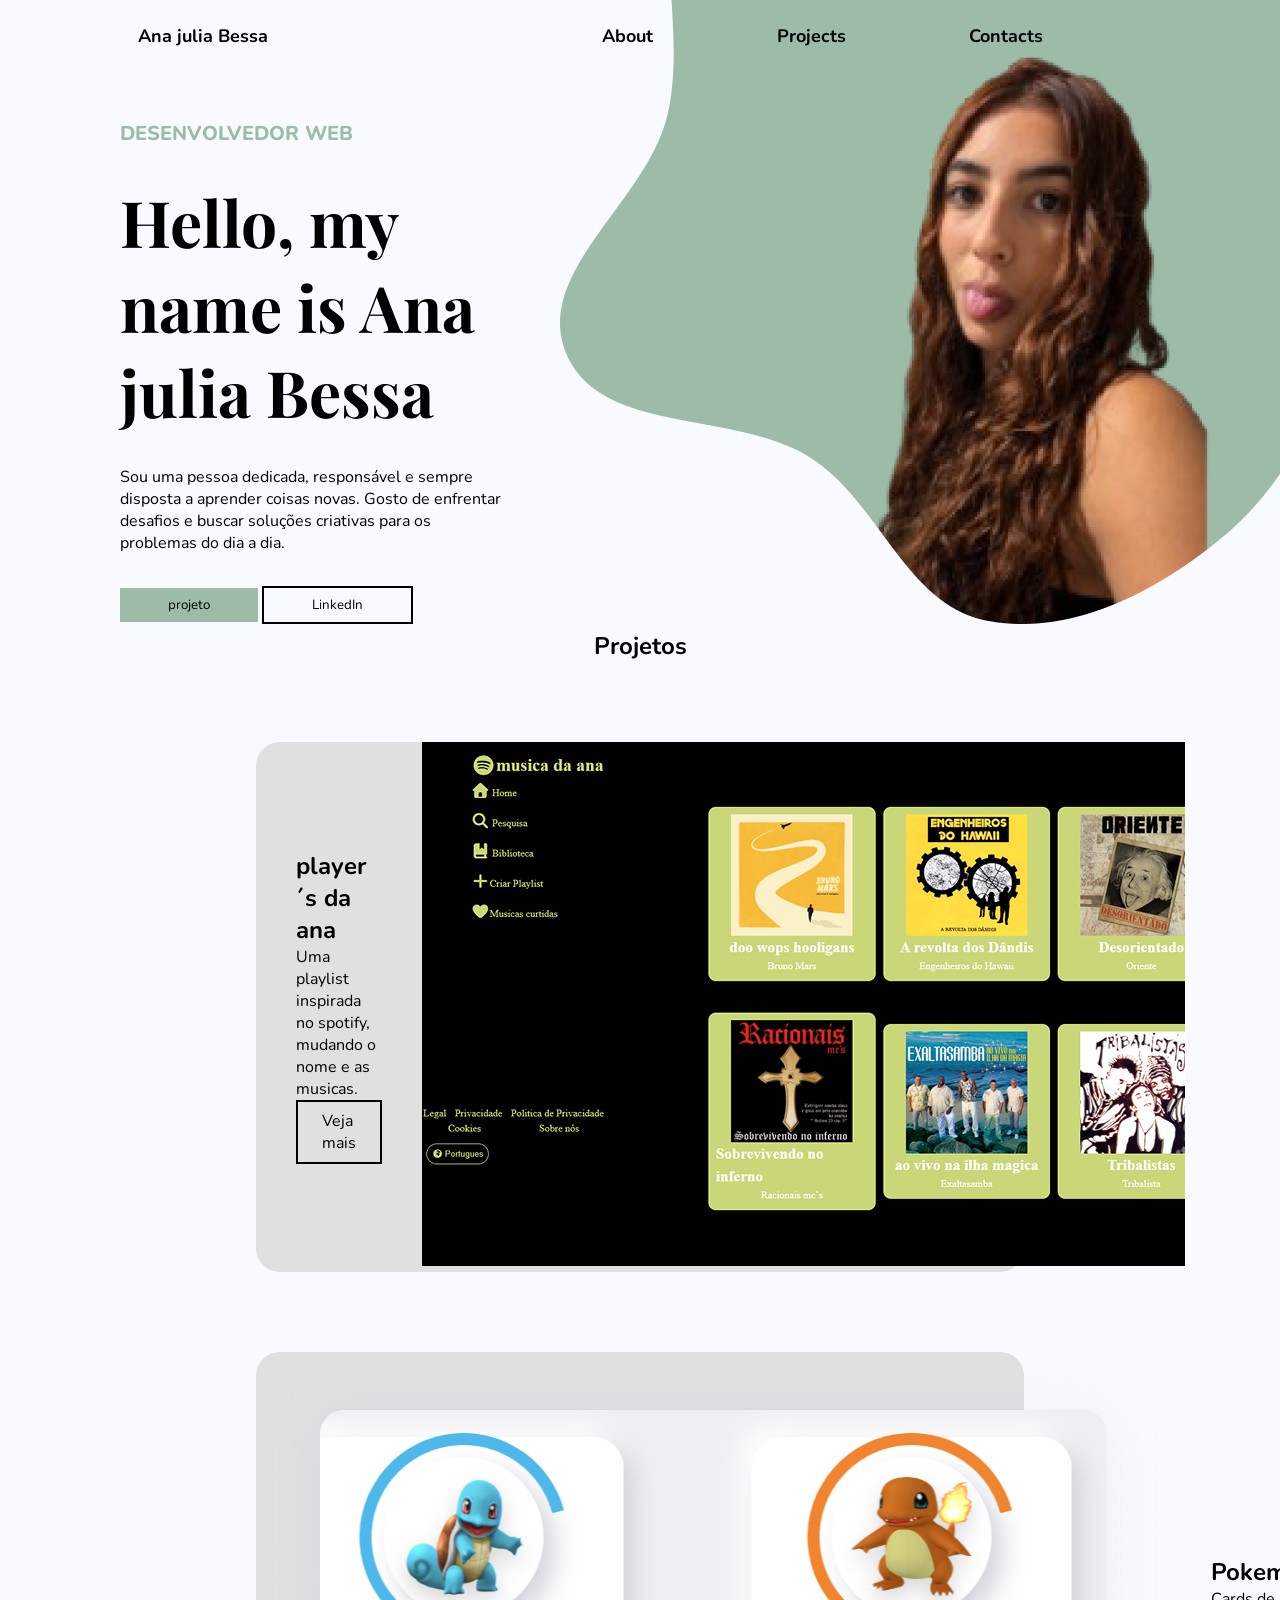
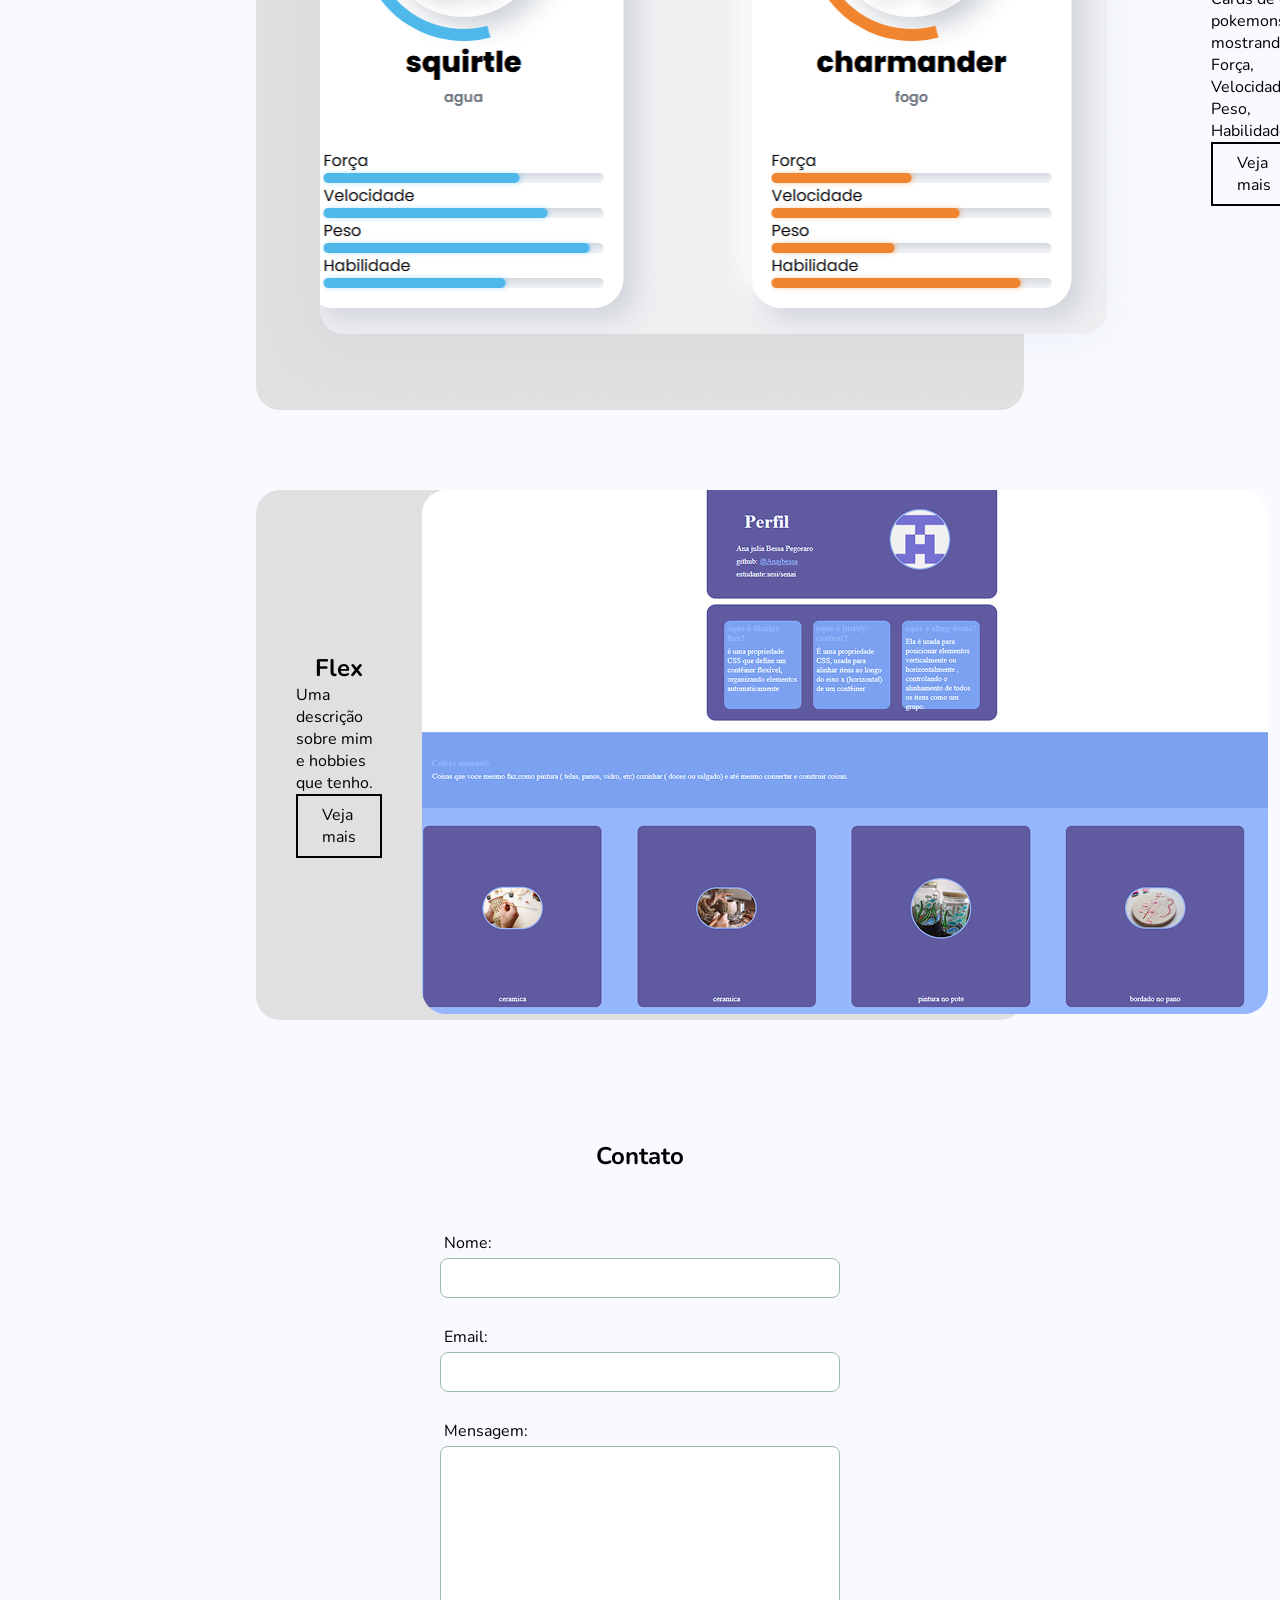
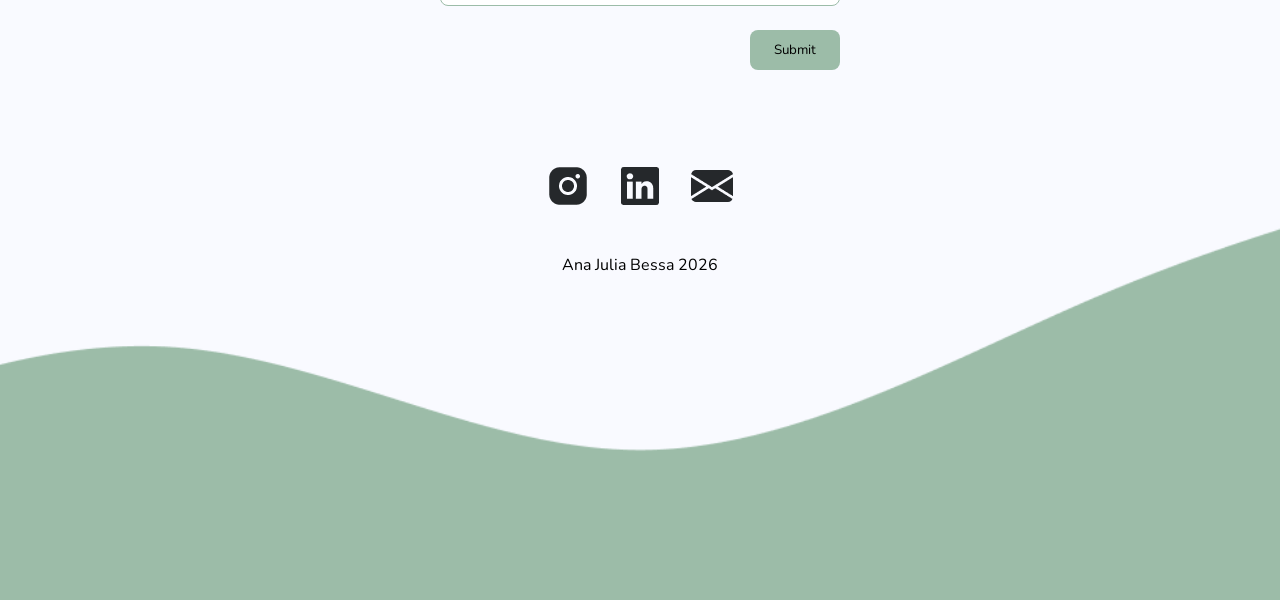
<file: index.html>
<!DOCTYPE html>
<html lang="pt-br">
<head>
    <meta charset="UTF-8">
    <meta name="viewport" content="width=device-width, initial-scale=1.0">
    <title>portifolio-AnaBessa</title>
    <link rel="stylesheet" href="style.css">
    <link rel="preconnect" href="https://fonts.googleapis.com">
<link rel="preconnect" href="https://fonts.gstatic.com" crossorigin>
<link href="https://fonts.googleapis.com/css2?family=Playfair+Display:ital,wght@0,400..900;1,400..900&display=swap" rel="stylesheet">

<link rel="preconnect" href="https://fonts.googleapis.com">
<link rel="preconnect" href="https://fonts.gstatic.com" crossorigin>
<link href="https://fonts.googleapis.com/css2?family=Nunito:ital,wght@0,200..1000;1,200..1000&display=swap" rel="stylesheet">
</head>
<body>
      <header>
        <p>Ana julia Bessa</p>
        <nav>
            <ul>
                <li><a href="pag3.html">About</a></li>
                <li><a href="#projetos">Projects</a></li>
                <li><a href="#contatos">Contacts</a></li>
            </ul>
        </nav>
    </header>
    <section>
    <div class="info">
        <p class="cargo"> Desenvolvedor Web </p>
        <h1>Hello, my name is Ana julia Bessa</h1>
        <p>
                Sou uma pessoa dedicada, responsável e sempre disposta a aprender coisas novas. Gosto de enfrentar desafios e buscar soluções criativas para os problemas do dia a dia.
        </p>
        <div>
            <button class="btn-project"><a href="#projeto">projeto</a></button>
            <button class="btn-ghost"><a href="https://br.linkedin.com/">LinkedIn</a></button>
        </div>
    </div>
        
        <div class="header">
            <img src="img/image.png" alt="Ana Julia Bessa">
        </div>
    </section>
    <main id="projetos">
        <h2>Projetos</h2>
        <article>
            <div class="info-projeto">
            <h2>player´s da ana</h2>
            <p>Uma playlist inspirada no spotify, mudando o nome e as musicas.</p>
            <a class="btn-ghost" href="https://anajbessa.github.io/players-da-anabessa/">Veja mais</a>
            </div>
            <div><img src="img/Frame 3355.png" alt="spotify"></div>
        </article>
        <article>
            <div><img class="domeio" src="img/project2.png" alt="Pokemon"></div>
            <div class="info-projeto">
                <h2>Pokemon</h2>
                <p>Cards de 4 pokemons, mostrando Força, Velocidade, Peso, Habilidade.</p>
                <a class="btn-ghost" href="https://anajbessa.github.io/pokemon/">Veja mais</a>
            </div>
            
        </article>
        <article>
            <div class="info-projeto">
                <h2>Flex</h2>
                <p>Uma descrição sobre mim e hobbies que tenho.</p>
                <a class="btn-ghost" href="https://anajbessa.github.io/flex/"> Veja mais</a></div>
                <div><img src="img/Captura de tela 2026-06-09 165903 1.png" alt="flex">
                </div>
        </article>
    </main>
    <section id="contatos">
        <h2>Contato</h2>
        <form action="">
            <fieldset>
                <label for="nome">Nome:</label>
                <input type="text" id="nome" name="nome">

                 <label for="email">Email:</label>
                <input type="email" id="email" name="email">

                 <label for="mensagem">Mensagem:</label>
                <input type="text" id="mensagem" name="mensagem">
                <input class="btn-project btn" type="submit">
            </fieldset>
        </form>
        <footer>
          <div>
            <img src="img/ph_instagram-logo-fill.png" alt="insta">
            <img src="img/bi_linkedin.png" alt="LinkedIn">
            <img src="img/bi_envelope-fill.png" alt="email">
          </div>
          <p>Ana Julia Bessa 2026</p>

        </footer>
    </section>
</body>
</html>
</file>
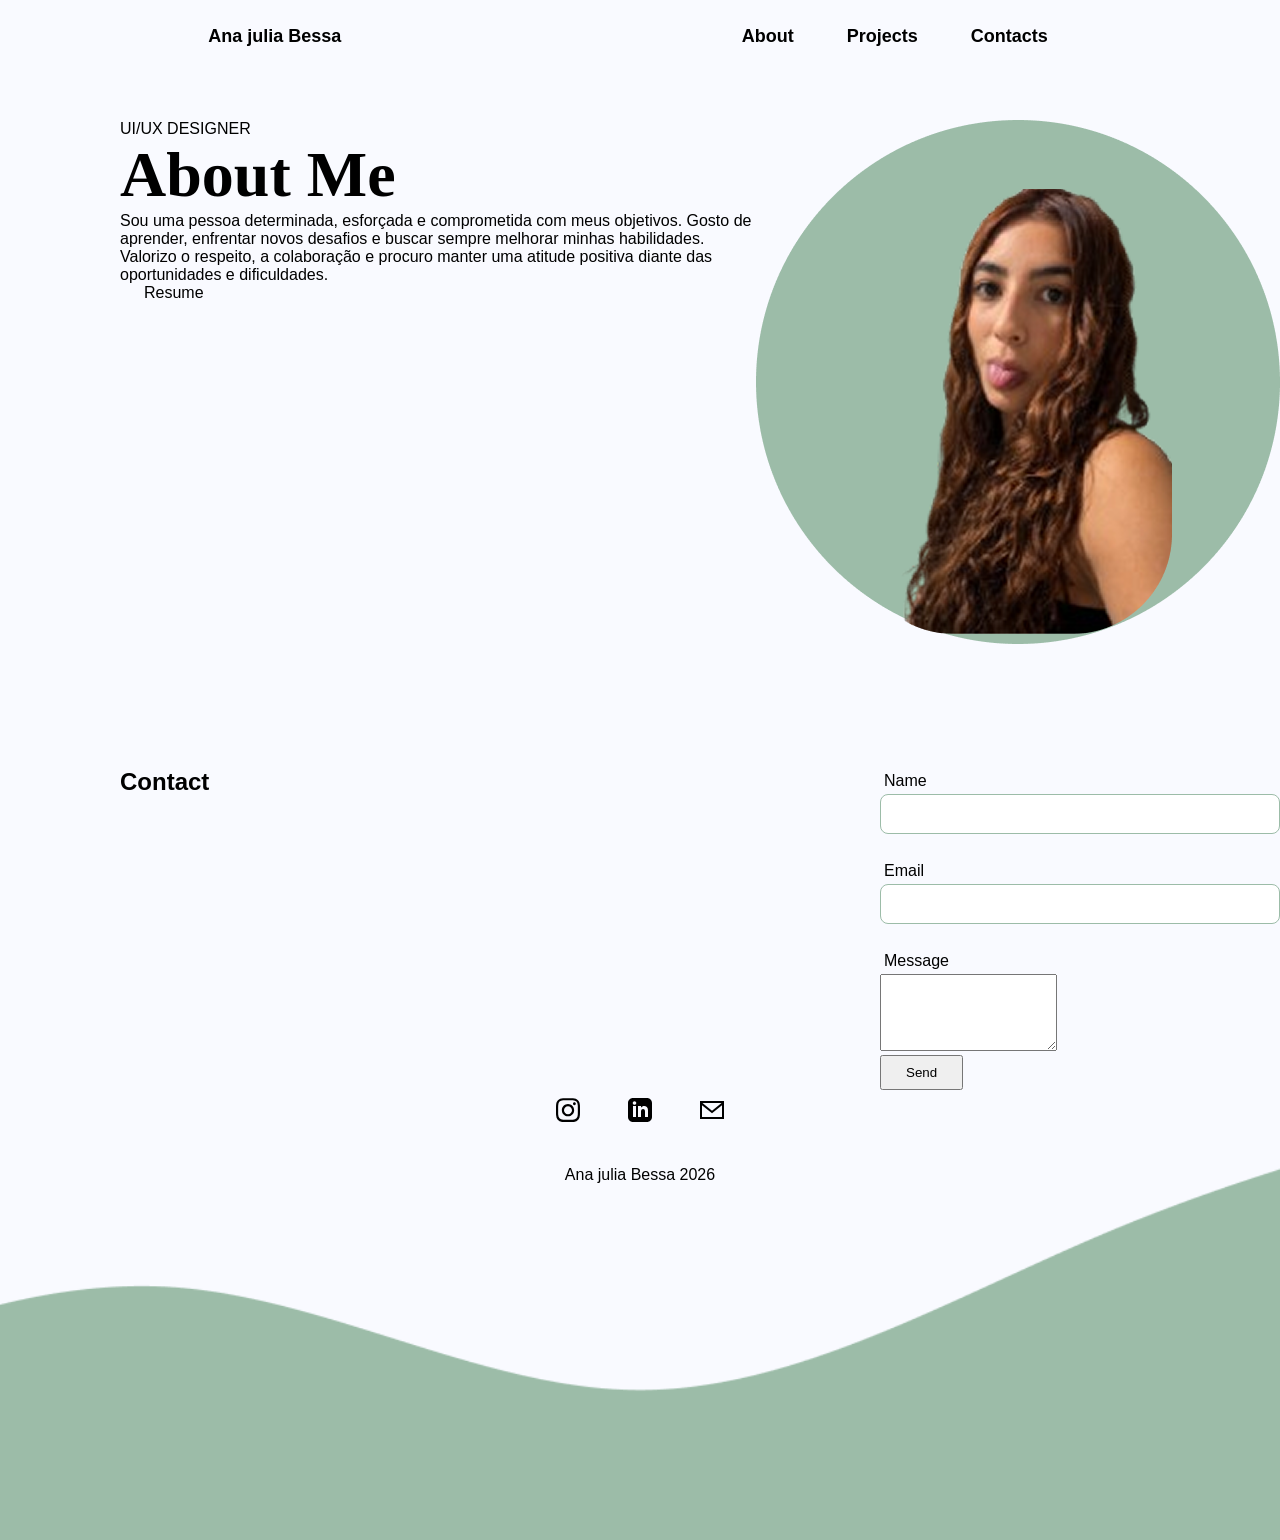
<file: pag2.html>
<!DOCTYPE html>
<html lang="pt-br">
<head>
    <meta charset="UTF-8">
    <meta name="viewport" content="width=device-width, initial-scale=1.0">
    <title>Document</title>
    <link rel="stylesheet" href="style.css">
</head>
<body>
      <header class="navbar">
        <div class="logo">Ana julia Bessa</div>
        <nav>
            <a href="#about">About</a>
            <a href="#projects">Projects</a>
            <a href="#contacts">Contacts</a>
        </nav>
    </header>

    <section class="hero" id="about">
        <div class="hero-content">
            <span class="subtitle">UI/UX DESIGNER</span>
            <h1>About Me</h1>
            <p>
                Sou uma pessoa determinada, esforçada e comprometida com meus objetivos. Gosto de aprender, enfrentar novos desafios e buscar sempre melhorar minhas habilidades. Valorizo o respeito, a colaboração e procuro manter uma atitude positiva diante das oportunidades e dificuldades.
            </p>
            <div class="hero-buttons">
                <a href="#projects" class="btn btn-primary">Resume</a>
            </div>
        </div>
        
        <div class="hero-image-container blob-shape">
            <img src="img/bg-2.png" alt="Ana Julia Bessa">
        </div>
    </section>
    <section class="contact-section" id="contacts">
        <h2 class="section-title">Contact</h2>
        <form class="contact-form">
            <div class="form-group">
                <label for="name">Name</label>
                <input type="text" id="name" required>
            </div>
            <div class="form-group">
                <label for="email">Email</label>
                <input type="email" id="email" required>
            </div>
            <div class="form-group">
                <label for="message">Message</label>
                <textarea id="message" rows="5" required></textarea>
            </div>
            <button type="submit" class="btn btn-primary">Send</button>
        </form>
    </section>

    <footer class="footer wave-footer">
    <div class="social-icons">
            <a href="#" aria-label="Instagram"><svg width="24" height="24" viewBox="0 0 24 24" fill="currentColor"><path d="M12 2.163c3.204 0 3.584.012 4.85.07 3.252.148 4.771 1.691 4.919 4.919.058 1.265.069 1.645.069 4.849 0 3.205-.012 3.584-.069 4.849-.149 3.225-1.664 4.771-4.919 4.919-1.266.058-1.644.07-4.85.07-3.204 0-3.584-.012-4.849-.07-3.26-.149-4.771-1.699-4.919-4.92-.058-1.265-.07-1.644-.07-4.849 0-3.204.013-3.583.07-4.849.149-3.227 1.664-4.771 4.919-4.919 1.266-.057 1.645-.069 4.849-.069zm0-2c-3.259 0-3.667.014-4.947.072-4.358.2-6.78 2.618-6.98 6.98-.059 1.281-.073 1.689-.073 4.948 0 3.259.014 3.668.072 4.948.2 4.358 2.618 6.78 6.98 6.98 1.281.058 1.689.072 4.948.072 3.259 0 3.668-.014 4.948-.072 4.354-.2 6.782-2.618 6.979-6.98.059-1.28.073-1.689.073-4.948 0-3.259-.014-3.667-.072-4.947-.196-4.354-2.617-6.78-6.979-6.98-1.281-.059-1.69-.073-4.949-.073zm0 5.838c-3.403 0-6.162 2.759-6.162 6.162s2.759 6.163 6.162 6.163 6.162-2.759 6.162-6.163c0-3.403-2.759-6.162-6.162-6.162zm0 10.162c-2.209 0-4-1.79-4-4 0-2.209 1.791-4 4-4s4 1.791 4 4c0 2.21-1.791 4-4 4zm6.406-11.845c-.796 0-1.441.645-1.441 1.44s.645 1.44 1.441 1.44c.795 0 1.439-.645 1.439-1.44s-.644-1.44-1.439-1.44z"/></svg></a>
            <a href="#" aria-label="LinkedIn"><svg width="24" height="24" viewBox="0 0 24 24" fill="currentColor"><path d="M19 0h-14c-2.761 0-5 2.239-5 5v14c0 2.761 2.239 5 5 5h14c2.762 0 5-2.239 5-5v-14c0-2.761-2.238-5-5-5zm-11 19h-3v-11h3v11zm-1.5-12.268c-.966 0-1.75-.79-1.75-1.764s.784-1.764 1.75-1.764 1.75.79 1.75 1.764-.783 1.764-1.75 1.764zm13.5 12.268h-3v-5.604c0-3.368-4-3.113-4 0v5.604h-3v-11h3v1.765c1.396-2.586 7-2.777 7 2.476v6.759z"/></svg></a>
            <a href="#" aria-label="Email"><svg width="24" height="24" viewBox="0 0 24 24" fill="currentColor"><path d="M0 3v18h24v-18h-24zm21.518 2l-9.518 7.713-9.518-7.713h19.036zm-19.518 14v-11.817l10 8.104 10-8.104v11.817h-20z"/></svg></a>
        </div>
        <div>
            <p class="copyright">Ana julia Bessa 2026</p>
        </div>
    </footer>
</body>
</html>
</file>
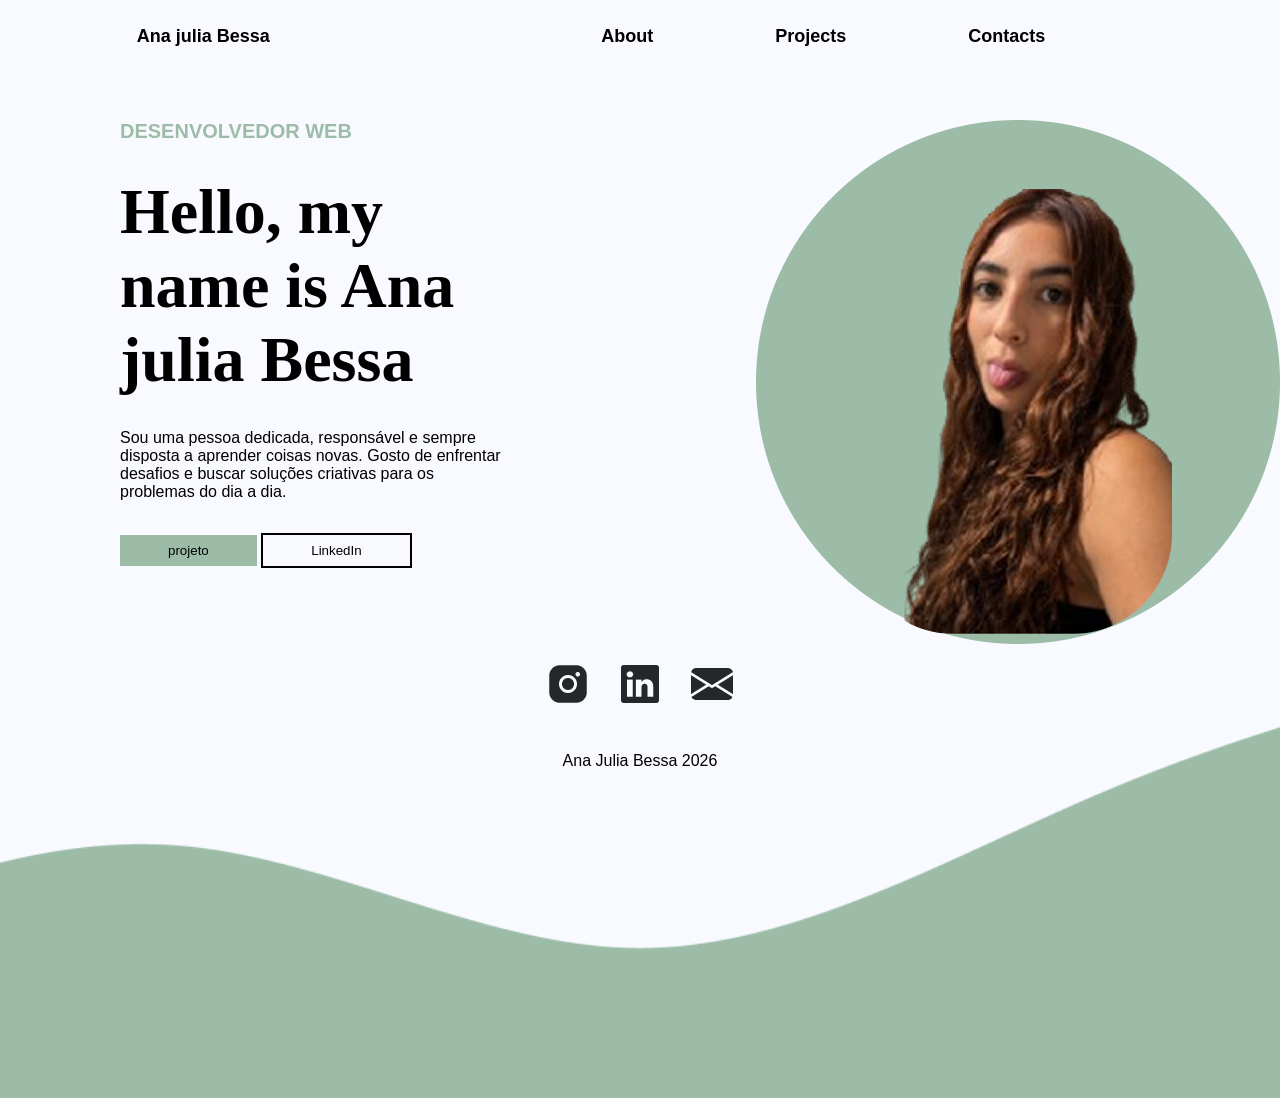
<file: pag3.html>
<!DOCTYPE html>
<html lang="pt-br">
<head>
    <meta charset="UTF-8">
    <meta name="viewport" content="width=device-width, initial-scale=1.0">
    <title>portifolio-AnaBessa</title>
    <link rel="stylesheet" href="style.css">
</head>
<body>
      <header class="navbar">
        <div class="logo">Ana julia Bessa</div>
        <nav>
            <ul>
                <li><a href="#about">About</a></li>
                <li><a href="#projects">Projects</a></li>
                <li><a href="#contacts">Contacts</a></li>
            </ul>
        </nav>
    </header>
    <section>
    <div class="info">
        <p class="cargo"> desenvolvedor Web </p>
        <h1>Hello, my name is Ana julia Bessa</h1>
        <p>
                Sou uma pessoa dedicada, responsável e sempre disposta a aprender coisas novas. Gosto de enfrentar desafios e buscar soluções criativas para os problemas do dia a dia.
        </p>
        <div>
            <button class="btn-project"><a href="#projeto">projeto</a></button>
            <button class="btn-ghost"><a href="https://www.google.com/aclk?sa=L&ai=DChsSEwituZHmz4uVAxWgQUgAHUGOHKYYACICCAEQABoCY2U&ae=2&co=1&ase=2&gclid=CjwKCAjw6MPRBhBTEiwAd-7Mr8Jc99zO7cjsA5AJtom4U0rdDkzEpvb-0icSF80bZLD2SwARzmZI4hoCLssQAvD_BwE&cid=CAASWeRo3w7QuG4oYFFaWKTV6zuEqhgmDRBzJZMCkq1yswvmZz4CPBlo3_EgjPYJEcX-bCWkbiE6R674hHFeYPRwWyVgiDNhbzvObAEX1Mu1NdRr6CcSg3Tj91yZ&cce=2&category=acrcp_v1_71&sig=AOD64_1_o8Uq-jzZB8dyioWVs-AZO-K42g&q&nis=4&adurl&ved=2ahUKEwjh4ovmz4uVAxXyvZUCHQidLVkQ0Qx6BAgNEAE">LinkedIn</a></button>
        </div>
    </div>
        
        <div>
            <img src="img/bg-2.png" alt="Ana Julia Bessa">
        </div>
    </section>
    <footer>
          <div>
            <img src="img/ph_instagram-logo-fill.png" alt="insta">
            <img src="img/bi_linkedin.png" alt="LinkedIn">
            <img src="img/bi_envelope-fill.png" alt="email">
          </div>
          <p>Ana Julia Bessa 2026</p>

        </footer>
</body>
</html>
</file>
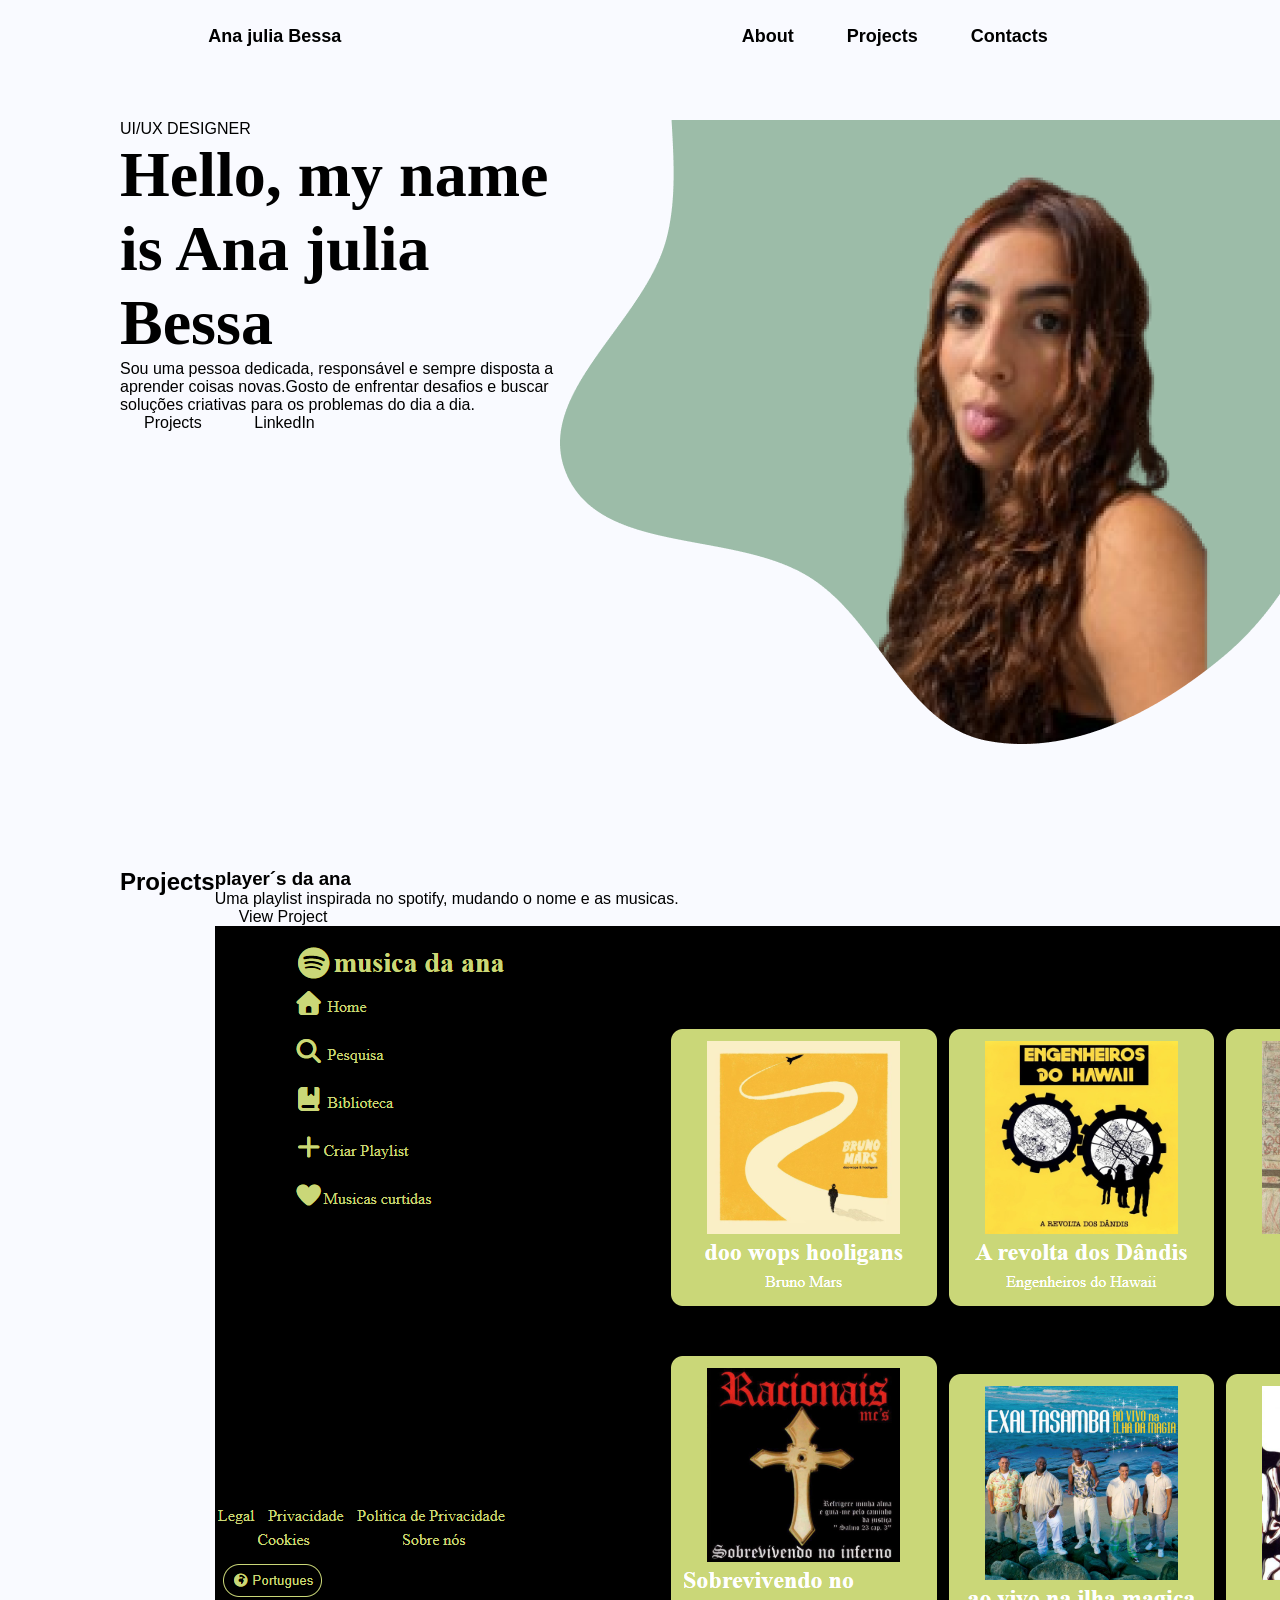
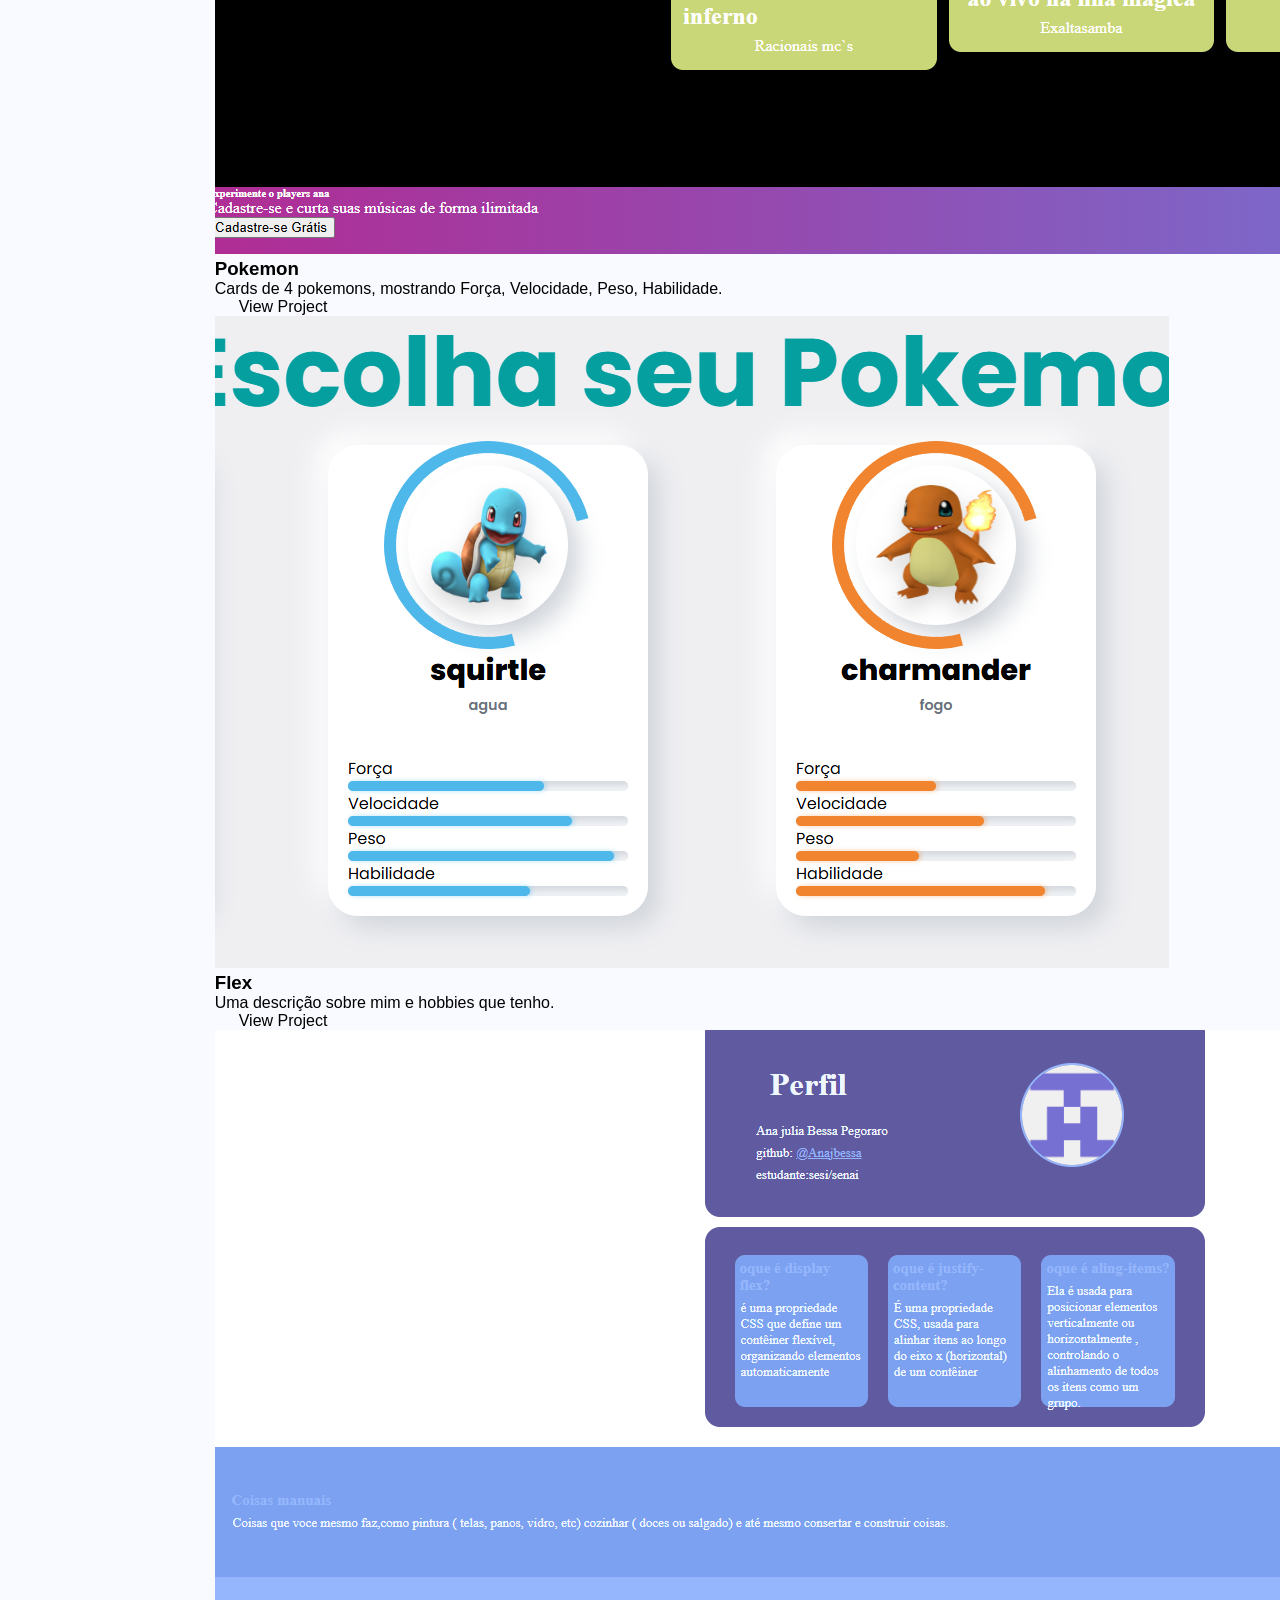
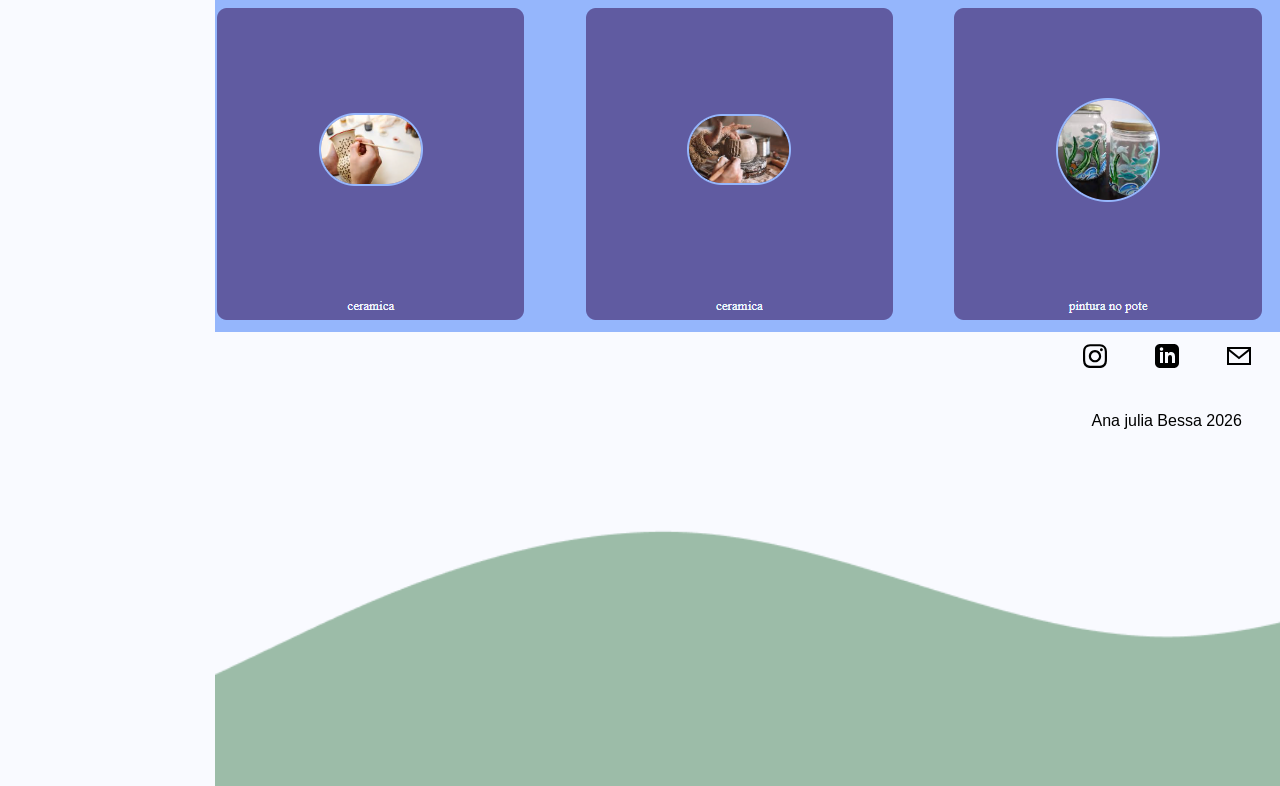
<file: pag4.html>
<!DOCTYPE html>
<html lang="pt-br">
<head>
    <meta charset="UTF-8">
    <meta name="viewport" content="width=device-width, initial-scale=1.0">
    <title>Document</title>
    <link rel="stylesheet" href="style.css">
</head>
<body>
      <header class="navbar">
        <div class="logo">Ana julia Bessa</div>
        <nav>
            <a href="#about">About</a>
            <a href="#projects">Projects</a>
            <a href="#contacts">Contacts</a>
        </nav>
    </header>

    <section class="hero" id="about">
        <div class="hero-content">
            <span class="subtitle">UI/UX DESIGNER</span>
            <h1>Hello, my name is Ana julia Bessa</h1>
            <p>
             Sou uma pessoa dedicada, responsável e sempre disposta a aprender coisas novas.Gosto de enfrentar desafios e 
                buscar soluções criativas para os problemas do dia a dia.
            </p>
            <div class="hero-buttons">
                <a href="#projects" class="btn btn-primary">Projects</a>
                <a href="#" class="btn btn-secondary">LinkedIn</a>
            </div>
        </div>
        
        <div class="hero-image-container blob-shape">
            <img src="img/image.png" alt="Ana Julia Bessa">
        </div>
    </section>

    <section class="projects-section" id="projects">
        <h2 class="section-title">Projects</h2>

        <div class="projects-container">
            
            <div class="project-card">
                <div class="project-info">
                    <h3>player´s da ana </h3>
                    <p>Uma playlist inspirada no spotify, mudando o nome e as musicas.</p>
                    <a href="#" class="btn-outline">View Project</a>
                </div>
                <div class="project-media">
                    <img src="img/Captura de tela 2026-06-09 164704.png" alt="spotify">
                </div>
            </div>

            <div class="project-card reverse">
                <div class="project-info">
                    <h3>Pokemon</h3>
                    <p>Cards de 4 pokemons, mostrando Força, Velocidade, Peso, Habilidade.</p>
                    <a href="#" class="btn-outline">View Project</a>
                </div>
                <div class="project-media">
                    <img src="img/Captura de tela 2026-06-09 162736.png" alt="Pokemon">
                </div>
            </div>

            <div class="project-card">
                <div class="project-info">
                    <h3>Flex</h3>
                    <p>Uma descrição sobre mim e hobbies que tenho.</p>
                    <a href="#" class="btn-outline">View Project</a>
                </div>
                <div class="project-media">
                    <img src="img/Captura de tela 2026-06-09 165903.png" alt="flex">
                </div>
            </div>
            <footer class="footer wave-footer">
    
            <div class="social-icons">
            <a href="#" aria-label="Instagram"><svg width="24" height="24" viewBox="0 0 24 24" fill="currentColor"><path d="M12 2.163c3.204 0 3.584.012 4.85.07 3.252.148 4.771 1.691 4.919 4.919.058 1.265.069 1.645.069 4.849 0 3.205-.012 3.584-.069 4.849-.149 3.225-1.664 4.771-4.919 4.919-1.266.058-1.644.07-4.85.07-3.204 0-3.584-.012-4.849-.07-3.26-.149-4.771-1.699-4.919-4.92-.058-1.265-.07-1.644-.07-4.849 0-3.204.013-3.583.07-4.849.149-3.227 1.664-4.771 4.919-4.919 1.266-.057 1.645-.069 4.849-.069zm0-2c-3.259 0-3.667.014-4.947.072-4.358.2-6.78 2.618-6.98 6.98-.059 1.281-.073 1.689-.073 4.948 0 3.259.014 3.668.072 4.948.2 4.358 2.618 6.78 6.98 6.98 1.281.058 1.689.072 4.948.072 3.259 0 3.668-.014 4.948-.072 4.354-.2 6.782-2.618 6.979-6.98.059-1.28.073-1.689.073-4.948 0-3.259-.014-3.667-.072-4.947-.196-4.354-2.617-6.78-6.979-6.98-1.281-.059-1.69-.073-4.949-.073zm0 5.838c-3.403 0-6.162 2.759-6.162 6.162s2.759 6.163 6.162 6.163 6.162-2.759 6.162-6.163c0-3.403-2.759-6.162-6.162-6.162zm0 10.162c-2.209 0-4-1.79-4-4 0-2.209 1.791-4 4-4s4 1.791 4 4c0 2.21-1.791 4-4 4zm6.406-11.845c-.796 0-1.441.645-1.441 1.44s.645 1.44 1.441 1.44c.795 0 1.439-.645 1.439-1.44s-.644-1.44-1.439-1.44z"/></svg></a>
            <a href="#" aria-label="LinkedIn"><svg width="24" height="24" viewBox="0 0 24 24" fill="currentColor"><path d="M19 0h-14c-2.761 0-5 2.239-5 5v14c0 2.761 2.239 5 5 5h14c2.762 0 5-2.239 5-5v-14c0-2.761-2.238-5-5-5zm-11 19h-3v-11h3v11zm-1.5-12.268c-.966 0-1.75-.79-1.75-1.764s.784-1.764 1.75-1.764 1.75.79 1.75 1.764-.783 1.764-1.75 1.764zm13.5 12.268h-3v-5.604c0-3.368-4-3.113-4 0v5.604h-3v-11h3v1.765c1.396-2.586 7-2.777 7 2.476v6.759z"/></svg></a>
            <a href="#" aria-label="Email"><svg width="24" height="24" viewBox="0 0 24 24" fill="currentColor"><path d="M0 3v18h24v-18h-24zm21.518 2l-9.518 7.713-9.518-7.713h19.036zm-19.518 14v-11.817l10 8.104 10-8.104v11.817h-20z"/></svg></a>
        </div>
            <p class="copyright">Ana julia Bessa 2026</p>
        </div>
    </footer>

        </div>
    </section>
</body>
</html>
</file>
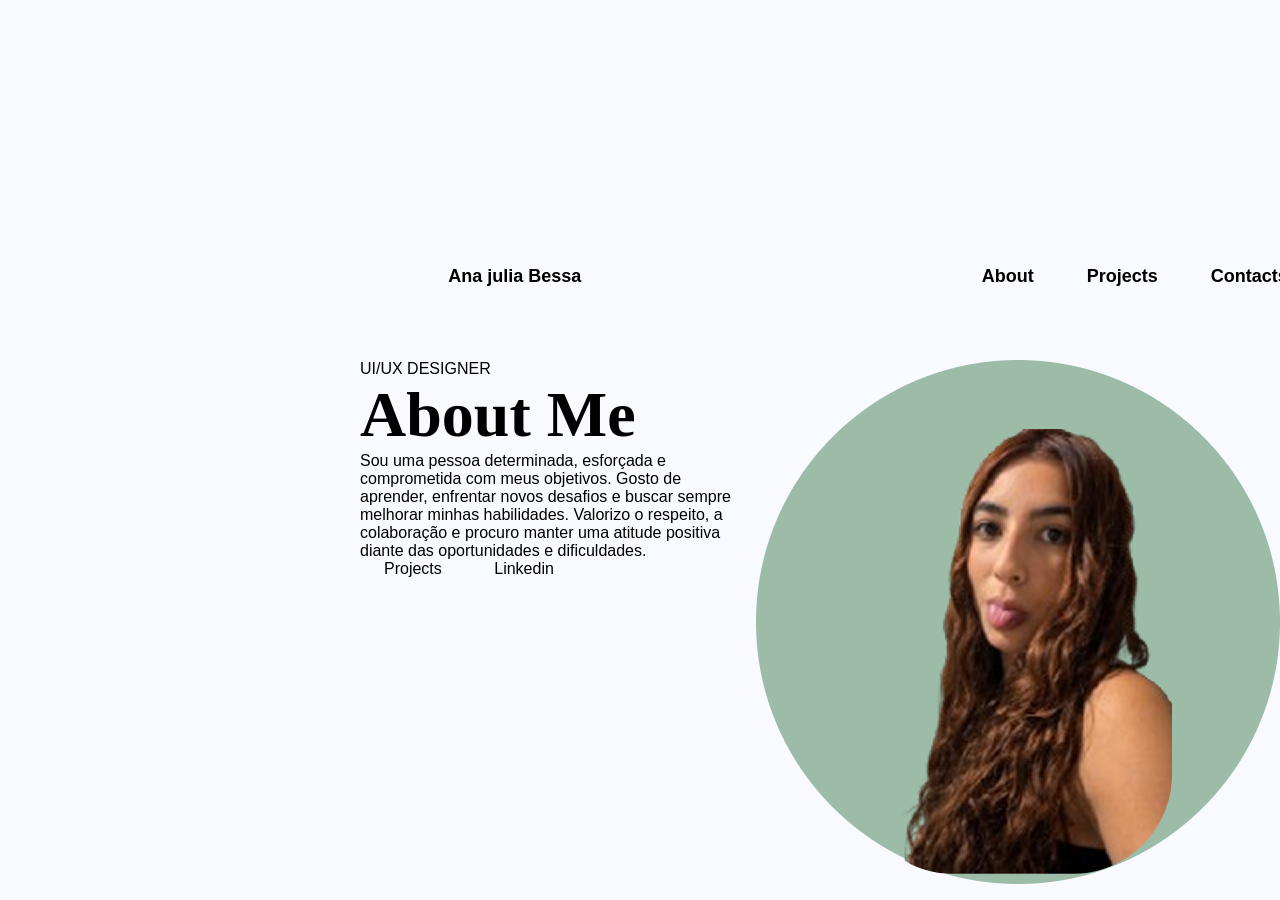
<file: pag5.html>
<!DOCTYPE html>
<html lang="pt-br">

<head>
    <meta charset="UTF-8">
    <meta name="viewport" content="width=device-width, initial-scale=1.0">
    <title>Document</title>
    <link rel="stylesheet" href="style.css">
</head>

<body>
    <section class="verde">
        <section class="principal">
            <header class="navbar">
                <div class="logo">Ana julia Bessa</div>
                <nav>
                    <a href="#about">About</a>
                    <a href="#projects">Projects</a>
                    <a href="#contacts">Contacts</a>
                </nav>
            </header>

            <section class="hero" id="about">
                <div class="hero-content">
                    <span class="subtitle">UI/UX DESIGNER</span>
                    <h1>About Me</h1>
                    <p>
                        Sou uma pessoa determinada, esforçada e comprometida com meus objetivos. Gosto de aprender,
                        enfrentar novos desafios e buscar sempre melhorar minhas habilidades. Valorizo o respeito, a
                        colaboração e procuro manter uma atitude positiva diante das oportunidades e dificuldades.
                    </p>
                    <div class="hero-buttons">
                        <a href="#projects" class="btn btn-primary">Projects</a>
                        <a href="#projects" class="btn btn-primary">Linkedin</a>
                    </div>
                </div>

                <div class="hero-image-container blob-shape">
                    <img src="img/bg-2.png" alt="Ana Julia Bessa">
                </div>
            </section>
        </section>
    </section>
</body>
</html>
</file>
<file: style.css>
*{
    box-sizing: border-box;
    margin: 0;
    padding: 0;
     font-family: "Nunito", sans-serif;
}
body{
    background-color: #F9FAFF;
}
header{
    display:flex ;
    justify-content: space-around;
    width: 100%;
    padding: 20px;
    position: fixed;
    z-index: 1;
    font-size: 18px;
    font-weight: 700;
    line-height: 180%;
}
ul{
    display: flex;
    width: 50vw;
    justify-content:space-evenly ;
}
li{
    list-style: none;
}
a{
    text-decoration: none;
    color:black
}
section{
    width: 100%;
    display: flex;
    justify-content: space-between;
    padding: 120px 0 0 120px;
}
.header{
    margin-top: -120px;
    position: relative;
    z-index: 0;
}
footer{
    background-image: url(img/onda.png);
    background-position: center;
    background-size: cover;
    width: 100%;
    height: 50vh;
}
h1{
     font-family: "Playfair Display", serif;
     font-size: 64px;
     font-weight: 120%;
}
.cargo{
    font-size: 20px;
    color: #9CBCA8;
    font-weight: 800;
    text-transform: uppercase;
}
.description{
    font-size: 24px;
    color: grey;
    font-weight: 400;
    line-height: 150%;
}
.info{
    width: 30vw;
    display: flex ;
    flex-direction: column;
    gap: 32px;
}
button, a{
    padding: 8px 24px;

}
.btn-project{
    background-color: #9CBCA8;
    border: none;

}

.btn-ghost{
    background-color: transparent;
    border: 2px solid black;
}
main{
    flex-direction: column;
    justify-content: center;
    align-items: center;
    gap: 80px;
    display: flex;
}

article{
    width: 60vw;
    display: flex;
    border-radius: 24px;
    background-color:  #e0e0e0;
}
.info-projeto{
    gap: flex;
    display: flex;
    justify-content: center;
    flex-direction: column;
    align-items: center;
    padding: 40px;
}
#contatos{
    flex-direction: column;
}
label, input{
    display: block;
    padding: 4px;
}
input {
    border-radius: 8px;
    border: 1px solid #9CBCA8;
    background: var(--bg-white, #FFF);
    width: 400px;
    height: 40px;
    margin-bottom: 24px;
}
#mensagem{
    height: 160px;
}
fieldset{
    border: none;
    display:flex;
    flex-direction: column;

}
#contatos{
    display: flex;
    justify-content: center;
    align-items: center;
    gap: 56px;
    padding-left: 0;
}
footer div{
    display: flex;
    justify-content: center;
    align-items: center;
    margin-bottom: 32px;
}
footer p{
    text-align: center;
}
.btn{
    width: auto;
    padding: 8px 24px;
    align-self: flex-end;
}
footer div img{
    width: 48px;
    margin: 12px;
}
/* HOVER - estilização para quando o mouse passar sobre o elemento */
/* PSEUDO-CLASSE é um recurso do css que permite estilizar um elemento html com base em um estado especifico ou em fatores externos, sem precisar alterar o codigo html */

header:hover{
    background-color: #9cbca89a;
}
.btn-ghost:hover{
    box-shadow: 2px 2px 2px 2px #9cbca89a;
}
</file>
